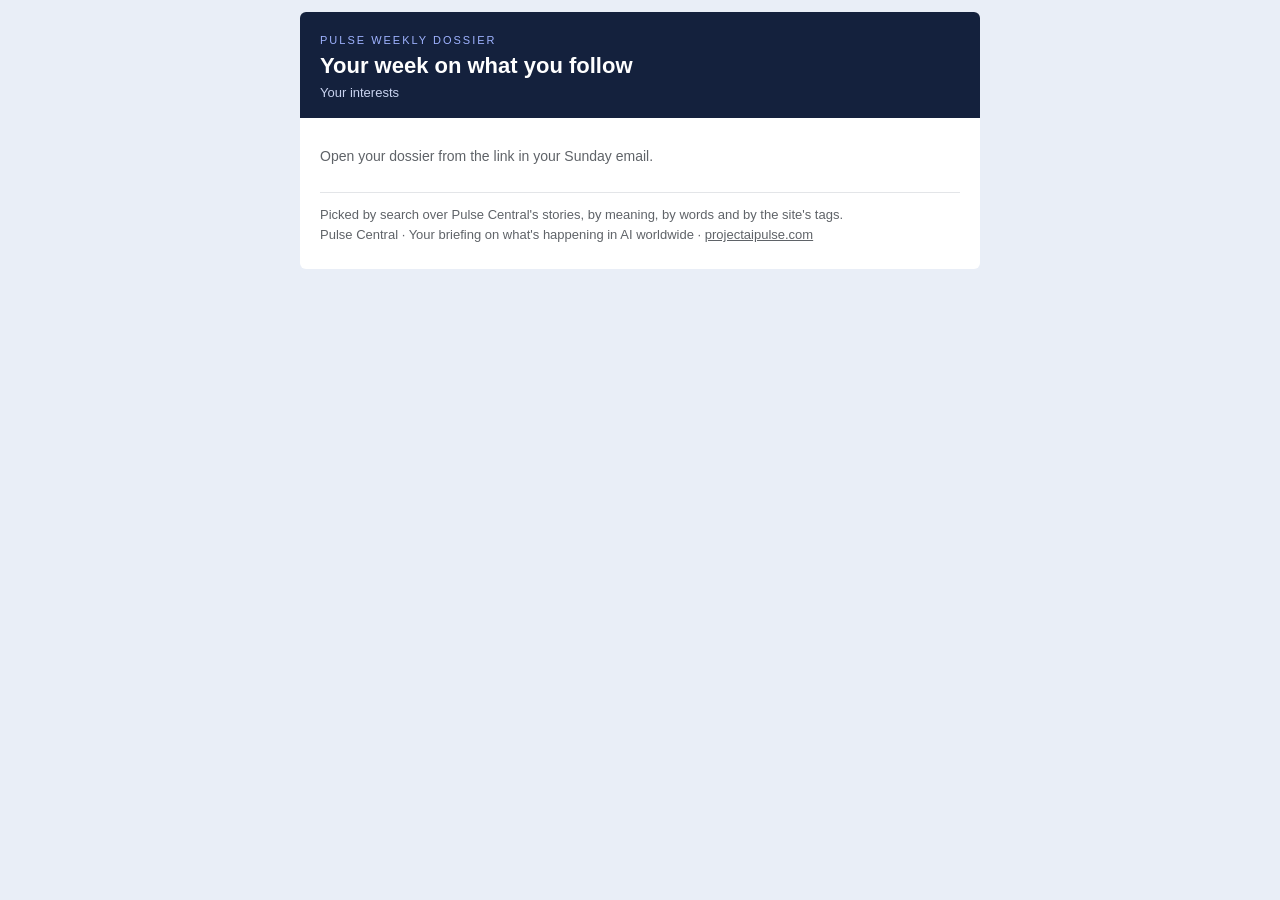
<file: templates/dossier.html>
<!doctype html>
<html lang="en">
<head>
<meta charset="utf-8">
<meta name="viewport" content="width=device-width, initial-scale=1">
<meta name="robots" content="noindex">
<title>Your Pulse Central dossier</title>
<!-- A reader's weekly dossier. The link from their Sunday email carries the ids of their interests after the "#"
     (dossier.html#<id>.<id>, then ":2" to open the second), which browsers never send to a server; each id's
     section of the week is in dossier/<id>.json (aipulse/weekly.py publish). One card per interest; the chosen
     one's section shows below. The look matches the dossier's sections (weekly.py). -->
<style>
  /* the daily email's look (aipulse/digest.py): Arial, a navy band, a white card on a pale blue page */
  body{margin:0;background:#e9eef7;color:#1a1a1a;font-family:Arial,Helvetica,sans-serif}
  .paper{max-width:680px;margin:12px auto 24px;background:#ffffff;border-radius:6px;overflow:hidden}
  .band{background:#14213d;color:#fff;padding:22px 20px 18px}
  .band .brand{font-size:11px;letter-spacing:2px;text-transform:uppercase;color:#9fb3ff;margin-bottom:6px}
  .band h1{font-size:22px;line-height:1.3;margin:0}
  .band .span{font-size:13px;color:#c9d3ef;margin-top:4px}
  .inner{padding:16px 20px 10px}
  @media (max-width:520px){.paper{margin:0;border-radius:0}.inner{padding:14px 14px 8px}}
  .kicker{font-size:13px;font-weight:bold;letter-spacing:.5px;text-transform:uppercase;color:#5f6368;margin:6px 0 10px}
  .interests{display:grid;grid-template-columns:repeat(auto-fit,minmax(180px,1fr));gap:10px}
  .interest{display:flex;flex-direction:column;gap:6px;text-align:left;padding:12px 12px 12px;background:#f4f6fa;
    border:1px solid #e3e5e8;border-top:4px solid #e3e5e8;border-radius:0;color:#1a1a1a;font:inherit;cursor:pointer}
  .interest:hover{border-top-color:#1c3faa}
  .interest[aria-pressed="true"]{background:#ffffff;border-color:#1a1a1a;border-top-color:#1c3faa}
  .interest .topic{font-size:15px;font-weight:bold;line-height:1.3}
  .interest .count{font-size:12px;color:#5f6368}
  .note{font-size:14px;color:#5f6368}
  .foot{margin-top:28px;padding-top:12px;border-top:1px solid #e3e5e8;color:#5f6368;font-size:13px;line-height:1.6}
  .foot a{color:#5f6368}
</style>
</head>
<body>
<main class="paper">
  <div class="band"><div class="brand">Pulse Weekly dossier</div><h1>Your week on what you follow</h1>
    <div class="span" id="span">Your interests</div></div>
  <div class="inner">
    <div id="dossier"><p class="note">Loading your dossier…</p></div>
    <p class="foot">Picked by search over Pulse Central's stories, by meaning, by words and by the site's tags.<br>Pulse Central · Your briefing on what's happening in AI worldwide ·
      <a href="./">projectaipulse.com</a></p>
  </div>
</main>
<script>
(async () => {
  const box = document.getElementById("dossier");
  const el = (tag, cls, text) => { const e = document.createElement(tag); if(cls) e.className = cls; if(text != null) e.textContent = text; return e; };
  const say = text => box.replaceChildren(el("p", "note", text));
  const [list, open] = location.hash.slice(1).split(":");
  const ids = [...new Set((list || "").split(".").filter(id => /^[0-9a-f]{24}$/.test(id)))].slice(0, 3);
  if(!ids.length) return say("Open your dossier from the link in your Sunday email.");
  const got = await Promise.all(ids.map(id => fetch(`dossier/${id}.json`, {cache: "no-cache"})
    .then(r => r.ok ? r.json() : null).catch(() => null)));
  const found = got.filter(Boolean);
  if(!found.length) return say("Your dossier isn't ready yet: it's made every six hours. Please try again later.");
  const MONTHS = ["Jan", "Feb", "Mar", "Apr", "May", "Jun", "Jul", "Aug", "Sep", "Oct", "Nov", "Dec"];  // as the email writes them
  const day = iso => { const d = new Date(iso + "T00:00:00Z"); return d.getUTCDate() + " " + MONTHS[d.getUTCMonth()]; };
  document.getElementById("span").textContent = `${day(found[0].from)} – ${day(found[0].to)} ${found[0].to.slice(0, 4)}`;

  // one card per question: the reader's words and how many stories; the chosen one's section below
  const cards = el("div", "interests"), section = el("div");
  const show = k => {
    cards.querySelectorAll(".interest").forEach((c, j) => c.setAttribute("aria-pressed", String(j === k)));
    const d = found[k], head = document.createElement("div");
    // the section's head, as weekly.py's _head draws it; its body is the dossier's own HTML (made and escaped there)
    head.innerHTML = '<div style="margin-top:' + (found.length > 1 ? 28 : 8) + 'px;font-size:22px;font-weight:bold;line-height:1.25;'
      + 'color:#1a1a1a"></div><div style="border-top:1px solid #1a1a1a;margin:10px 0 16px"></div>';
    head.firstChild.textContent = d.topic;
    const body = document.createElement("div");
    body.innerHTML = d.html;
    section.replaceChildren(head, body);
  };
  found.forEach((d, k) => {
    const card = el("button", "interest");
    card.type = "button";
    card.append(el("span", "topic", d.topic),
                el("span", "count", d.count + (d.count === 1 ? " story this week" : " stories this week")));
    card.addEventListener("click", () => { show(k); history.replaceState(null, "", `#${list}:${k + 1}`); });
    cards.append(card);
  });
  // one question: no cards to pick from, just its stories; several: a card each, side by side
  const parts = found.length > 1 ? [el("div", "kicker", "Your questions · pick one"), cards, section] : [section];
  if(found.length < ids.length) parts.push(el("p", "note", "One of your interests isn't ready yet: it's made every six hours."));
  box.replaceChildren(...parts);
  const first = Math.min(Math.max((parseInt(open, 10) || 1) - 1, 0), found.length - 1);
  show(first);
})();
</script>
</body>
</html>
</file>
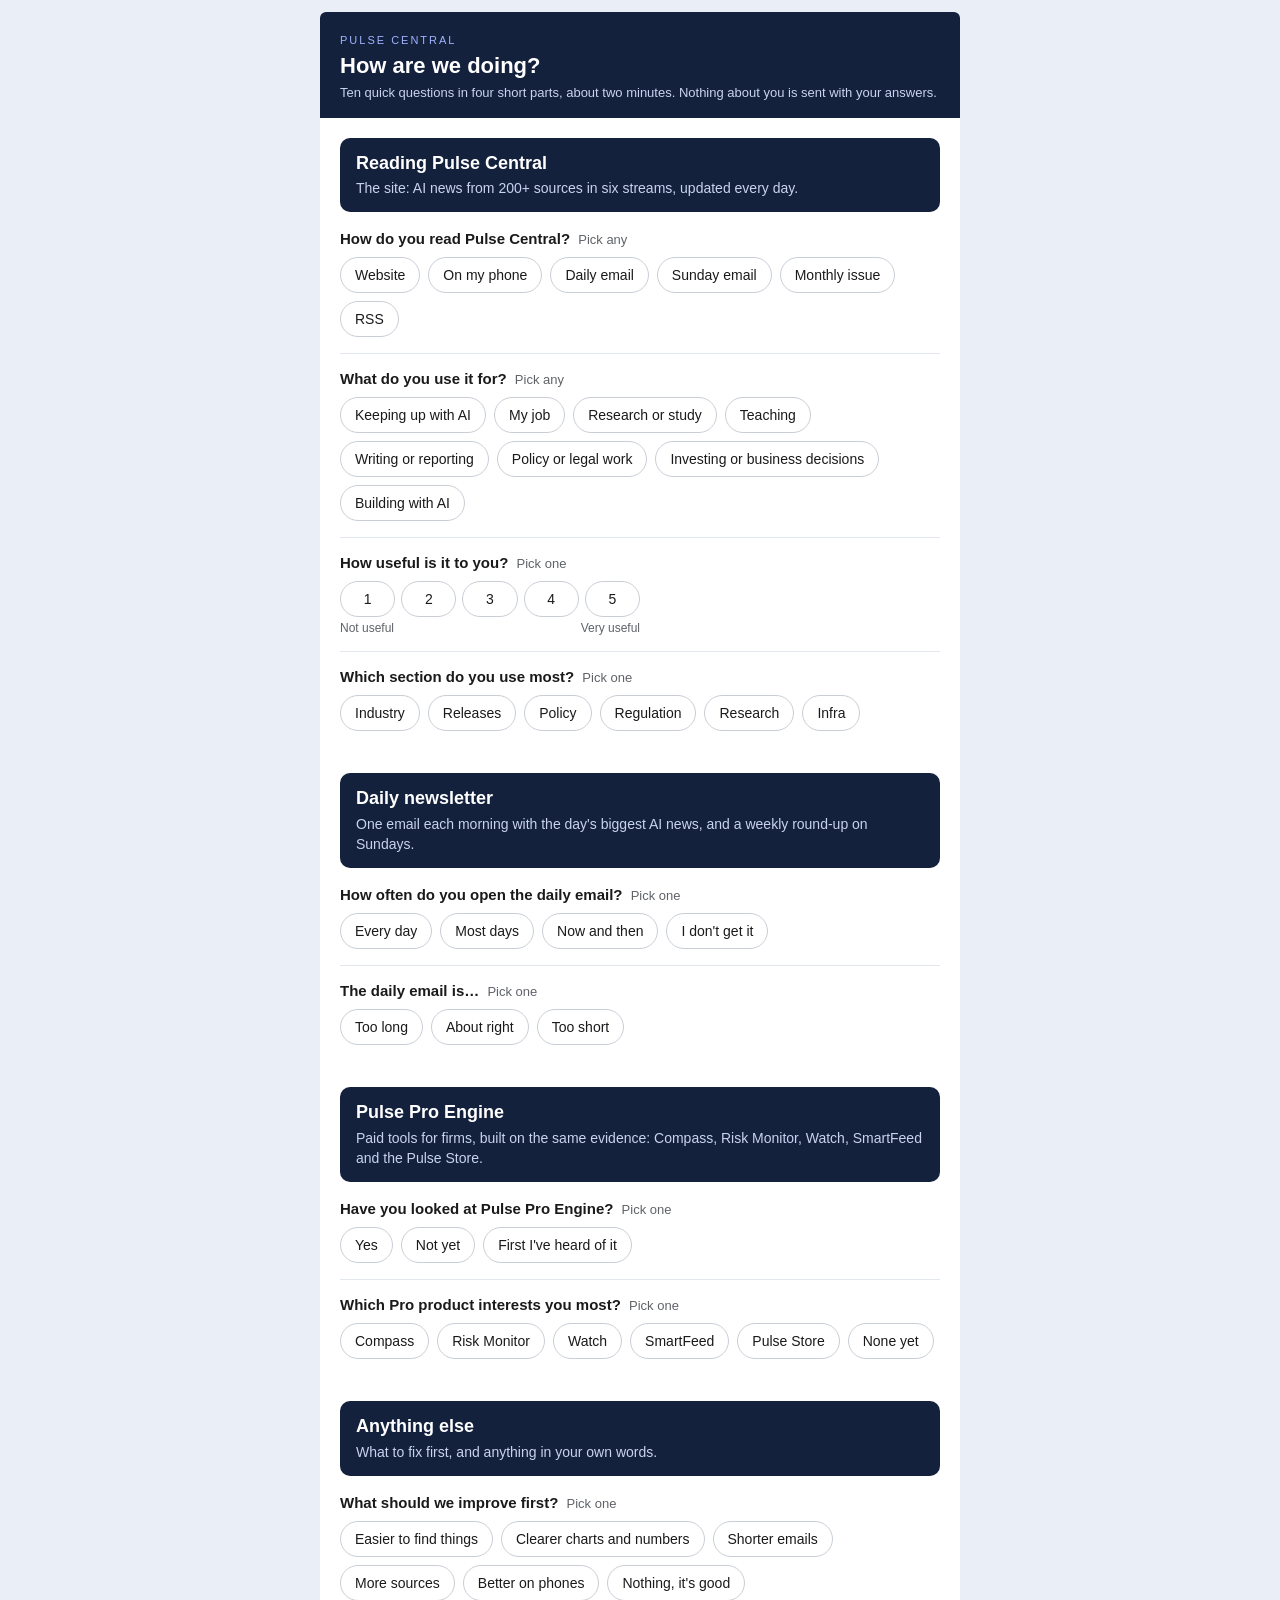
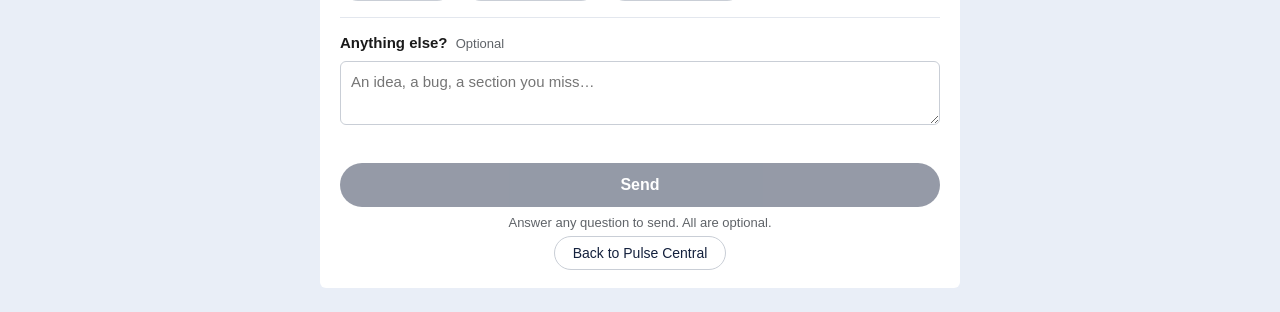
<file: templates/review.html>
<!doctype html>
<html lang="en">
<head>
<meta charset="utf-8">
<meta name="viewport" content="width=device-width, initial-scale=1">
<meta name="robots" content="noindex">
<title>Review Pulse Central</title>
<!-- The readers' review form, opened from the daily email's "How useful is Pulse Central to you?" strip
     (review/#useful-<1..5>: the number they tapped, picked already). Ten short questions in four parts (the site, the daily email, Pulse Pro Engine, anything else), nine of them buttons, all optional (Send wakes up once one is answered);
     "Send" posts them to the sign-up web app (action=review), which emails them to the project inbox. Nothing
     about the reader is sent: no address, no token. -->
<style>
  body{margin:0;background:#e9eef7;color:#1a1a1a;font-family:Arial,Helvetica,sans-serif}
  .paper{max-width:640px;margin:12px auto 24px;background:#ffffff;border-radius:6px;overflow:hidden}
  .band{background:#14213d;color:#fff;padding:22px 20px 18px}
  .band .brand{font-size:11px;letter-spacing:2px;text-transform:uppercase;color:#9fb3ff;margin-bottom:6px}
  .band h1{font-size:22px;line-height:1.3;margin:0}
  .band .span{font-size:13px;color:#c9d3ef;margin-top:4px}
  .inner{padding:4px 20px 18px;display:grid;gap:0}
  @media (max-width:520px){.paper{margin:0;border-radius:0}.inner{padding:4px 14px 14px}}
  fieldset{border:0;border-bottom:1px solid #e3e7ee;margin:0;padding:16px 0;min-width:0}
  legend{float:left;width:100%;font-size:15px;font-weight:bold;padding:0;margin-bottom:10px}
  legend+*{clear:left}
  .hint{font-weight:normal;color:#5f6368;font-size:13px;margin-left:4px}
  .chips{display:flex;flex-wrap:wrap;gap:8px}
  .chip{position:relative}
  .chip input{position:absolute;opacity:0;inset:0;margin:0;cursor:pointer}
  .chip span{display:inline-block;padding:9px 14px;border:1px solid #c9ced6;border-radius:999px;background:#fff;font-size:14px;cursor:pointer}
  .chip:hover span{border-color:#14213d}
  .chip input:checked+span{background:#14213d;color:#fff;border-color:#14213d}
  .chip input[type=checkbox]:checked+span::before{content:"✓ "}
  .chip input:focus-visible+span{outline:2px solid #1c3faa;outline-offset:2px}
  .scale{display:grid;grid-template-columns:repeat(5,1fr);gap:6px;max-width:300px}
  .scale .chip span{display:block;text-align:center;padding:9px 0}
  .ends{display:flex;justify-content:space-between;font-size:12px;color:#5f6368;max-width:300px;margin-top:4px}
  textarea{width:100%;box-sizing:border-box;min-height:64px;resize:vertical;border:1px solid #c9ced6;border-radius:6px;
    font:15px/1.4 Arial,Helvetica,sans-serif;padding:9px 10px;color:#1a1a1a}
  textarea:focus{outline:2px solid #1c3faa;outline-offset:1px}
  .hp{position:absolute;left:-9999px}
  .send{padding-top:18px;display:grid;gap:8px}
  .go{display:block;width:100%;border:0;border-radius:999px;background:#14213d;color:#fff;font:bold 16px Arial,sans-serif;padding:13px;cursor:pointer}
  .go:disabled{opacity:.45;cursor:default}
  .count{margin:0;font-size:13px;color:#5f6368;text-align:center}
  #status{margin:0;font-size:14px;line-height:1.5}
  #status.ok{color:#2b5d0a} #status.err{color:#b3261e}
  .back{margin:6px 0 0;text-align:center}
  .back a{display:inline-block;padding:8px 18px;border:1px solid #c9ced6;border-radius:999px;color:#14213d;font-size:14px;text-decoration:none}
  .back a:hover{border-color:#14213d}
  .thanks{padding:22px 0 6px;text-align:center}
  .part{margin:26px 0 2px;padding:14px 16px;background:#14213d;border-radius:10px}
  .part:first-child{margin-top:16px}
  .part h2{font-size:18px;line-height:1.3;color:#fff;margin:0 0 3px}
  .part .about{margin:0;font-size:14px;line-height:1.45;color:#c9d3ef}
  fieldset:has(+.part){border-bottom:0}
  .thanks h2{font-size:19px;margin:0 0 6px}
  .thanks p{margin:0;color:#3c4043;font-size:15px;line-height:1.5}
</style>
</head>
<body>
<div class="paper">
  <div class="band"><div class="brand">Pulse Central</div><h1>How are we doing?</h1>
    <div class="span">Ten quick questions in four short parts, about two minutes. Nothing about you is sent with your answers.</div></div>
  <form class="inner" id="f" novalidate>
    <div class="part"><h2>Reading Pulse Central</h2><p class="about">The site: AI news from 200+ sources in six streams, updated every day.</p></div>
    <fieldset><legend>How do you read Pulse Central? <span class="hint">Pick any</span></legend>
      <div class="chips" id="q-channels"></div></fieldset>
    <fieldset><legend>What do you use it for? <span class="hint">Pick any</span></legend>
      <div class="chips" id="q-uses"></div></fieldset>
    <fieldset><legend>How useful is it to you? <span class="hint">Pick one</span></legend>
      <div class="scale chips" id="q-useful"></div><div class="ends"><span>Not useful</span><span>Very useful</span></div></fieldset>
    <fieldset><legend>Which section do you use most? <span class="hint">Pick one</span></legend>
      <div class="chips" id="q-section"></div></fieldset>
    <div class="part"><h2>Daily newsletter</h2><p class="about">One email each morning with the day's biggest AI news, and a weekly round-up on Sundays.</p></div>
    <fieldset><legend>How often do you open the daily email? <span class="hint">Pick one</span></legend>
      <div class="chips" id="q-opens"></div></fieldset>
    <fieldset><legend>The daily email is&hellip; <span class="hint">Pick one</span></legend>
      <div class="chips" id="q-length"></div></fieldset>
    <div class="part"><h2>Pulse Pro Engine</h2><p class="about">Paid tools for firms, built on the same evidence: Compass, Risk Monitor, Watch, SmartFeed and the Pulse Store.</p></div>
    <fieldset><legend>Have you looked at Pulse Pro Engine? <span class="hint">Pick one</span></legend>
      <div class="chips" id="q-pro"></div></fieldset>
    <fieldset><legend>Which Pro product interests you most? <span class="hint">Pick one</span></legend>
      <div class="chips" id="q-proPick"></div></fieldset>
    <div class="part"><h2>Anything else</h2><p class="about">What to fix first, and anything in your own words.</p></div>
    <fieldset><legend>What should we improve first? <span class="hint">Pick one</span></legend>
      <div class="chips" id="q-improve"></div></fieldset>
    <fieldset style="border-bottom:0"><legend><label for="other">Anything else? <span class="hint">Optional</span></label></legend>
      <textarea id="other" maxlength="1000" placeholder="An idea, a bug, a section you miss…"></textarea></fieldset>
    <input class="hp" type="text" id="website" tabindex="-1" autocomplete="off" aria-hidden="true">
    <div class="send"><button class="go" type="submit" id="send" disabled>Send</button>
      <p class="count" id="count">Answer any question to send. All are optional.</p></div>
    <div class="thanks" id="thanks" hidden><h2>Thank you!</h2><p>Your answers are with the Pulse Central team. We read every one.</p></div>
    <p id="status" role="status"></p>
    <p class="back"><a href="../">Back to Pulse Central</a></p>
  </form>
</div>
<script>
const SIGNUP_URL = "__SIGNUP_URL__";
// the answers the web app accepts (apps-script/Code.gs REVIEW): change both together
const Q = {
  channels: {multi: true, opts: ["Website", "On my phone", "Daily email", "Sunday email", "Monthly issue", "RSS"]},
  uses: {multi: true, opts: ["Keeping up with AI", "My job", "Research or study", "Teaching", "Writing or reporting",
                             "Policy or legal work", "Investing or business decisions", "Building with AI"]},
  useful: {opts: ["1", "2", "3", "4", "5"]},
  section: {opts: ["Industry", "Releases", "Policy", "Regulation", "Research", "Infra"]},
  opens: {opts: ["Every day", "Most days", "Now and then", "I don't get it"]},
  length: {opts: ["Too long", "About right", "Too short"]},
  pro: {opts: ["Yes", "Not yet", "First I've heard of it"]},
  proPick: {opts: ["Compass", "Risk Monitor", "Watch", "SmartFeed", "Pulse Store", "None yet"]},
  improve: {opts: ["Easier to find things", "Clearer charts and numbers", "Shorter emails", "More sources",
                   "Better on phones", "Nothing, it's good"]},
};
for (const [k, q] of Object.entries(Q)) {
  const box = document.getElementById("q-" + k);
  q.opts.forEach(label => {
    const l = document.createElement("label"), inp = document.createElement("input"), s = document.createElement("span");
    l.className = "chip";
    inp.type = q.multi ? "checkbox" : "radio"; inp.name = k; inp.id = `${k}-${label.replace(/\W+/g, "-")}`; inp.value = label;
    s.append(label); l.append(inp, s); box.append(l);
  });
}
// the email's strip links here with the number the reader tapped
const tapped = /^#useful-([1-5])$/.exec(location.hash);
if (tapped) document.getElementById("useful-" + tapped[1]).checked = true;

const form = document.getElementById("f"), send = document.getElementById("send"), status = document.getElementById("status");
const say = (t, c) => { status.textContent = t; status.className = c || ""; };
const other = document.getElementById("other"), count = document.getElementById("count");
// Send wakes up once anything is answered, and says how many of the six are done
function tally() {
  const n = Object.keys(Q).filter(k => form.querySelector(`input[name="${k}"]:checked`)).length + (other.value.trim() ? 1 : 0);
  send.disabled = !n;
  count.textContent = n ? `${n} of ${Object.keys(Q).length + 1} answered` : "Answer any question to send. All are optional.";
}
form.addEventListener("change", tally); other.addEventListener("input", tally); tally();
form.addEventListener("submit", e => {
  e.preventDefault();
  const fields = {action: "review", format: "json", website: document.getElementById("website").value};
  for (const k of Object.keys(Q)) fields[k] = [...form.querySelectorAll(`input[name="${k}"]:checked`)].map(i => i.value).join("|");
  fields.other = document.getElementById("other").value.trim();
  if (!Object.keys(Q).some(k => fields[k]) && !fields.other) return say("Answer at least one question first.", "err");
  send.disabled = true; say("Sending…");
  fetch(SIGNUP_URL, {method: "POST", body: new URLSearchParams(fields)}).then(r => r.json()).then(r => {
    if (r.ok) { form.querySelectorAll("fieldset,.send").forEach(x => x.hidden = true); say(""); document.getElementById("thanks").hidden = false; scrollTo(0, 0); }
    else { send.disabled = false; say(r.error === "busy" ? "Lots of answers today: please try again tomorrow." : "That didn't go through. Please try again.", "err"); }
  }).catch(() => { send.disabled = false; say("That didn't go through. Check your connection and try again.", "err"); });
});
</script>
</body>
</html>
</file>
